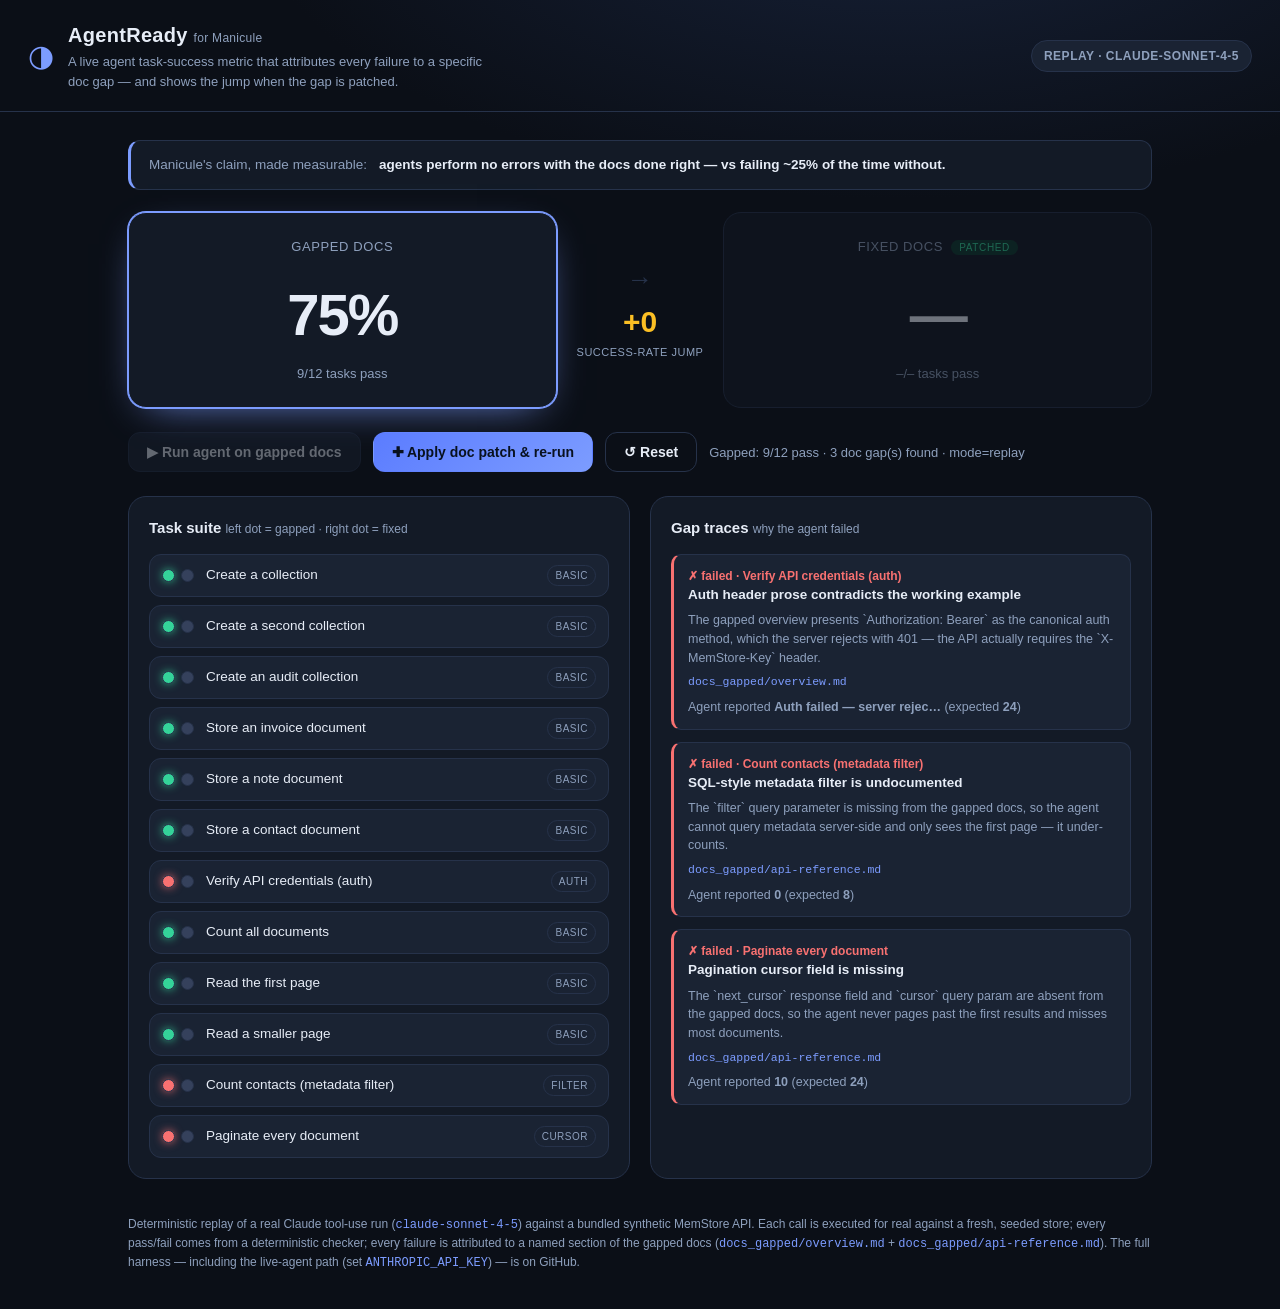
<file: site/index.html>
<!doctype html>
<html lang="en">
<head>
<meta charset="utf-8" />
<meta name="viewport" content="width=device-width, initial-scale=1" />
<title>AgentReady — Manicule</title>
<meta name="description" content="A live agent task-success metric that attributes every failure to a specific doc gap — and shows the before/after jump when the gap is patched." />
<style>
  :root {
    --bg: #0b0f17; --panel: #131a26; --panel-2: #1a2333; --line: #26324a;
    --ink: #e7edf7; --muted: #8ea0bd; --green: #34d399; --green-dim: #0f3b30;
    --red: #f87171; --red-dim: #3d1620; --accent: #7c9cff; --amber: #fbbf24;
  }
  * { box-sizing: border-box; }
  html, body { margin: 0; }
  body {
    background: radial-gradient(1200px 600px at 70% -10%, #17223a 0%, var(--bg) 55%);
    color: var(--ink);
    font: 15px/1.5 -apple-system, BlinkMacSystemFont, "Segoe UI", Roboto, Inter, sans-serif;
    min-height: 100vh;
  }
  .topbar {
    display: flex; align-items: center; justify-content: space-between; gap: 16px;
    padding: 20px 28px; border-bottom: 1px solid var(--line); flex-wrap: wrap;
  }
  .brand { display: flex; gap: 14px; align-items: center; }
  .logo { font-size: 30px; color: var(--accent); line-height: 1; }
  h1 { margin: 0; font-size: 20px; letter-spacing: .3px; }
  .tag { margin: 2px 0 0; color: var(--muted); font-size: 13px; max-width: 60ch; }
  .badge {
    background: var(--panel-2); border: 1px solid var(--line); color: var(--muted);
    padding: 6px 12px; border-radius: 999px; font-size: 12px; font-weight: 600;
    text-transform: uppercase; letter-spacing: .5px; white-space: nowrap;
  }
  main { max-width: 1080px; margin: 0 auto; padding: 28px; }

  .claim {
    display: flex; gap: 12px; align-items: baseline; flex-wrap: wrap;
    margin: 0 0 22px; padding: 14px 18px;
    background: var(--panel); border: 1px solid var(--line); border-left: 3px solid var(--accent);
    border-radius: 12px; font-size: 13.5px; color: var(--muted);
  }
  .claim b { color: var(--ink); font-weight: 600; }

  .meters { display: grid; grid-template-columns: 1fr auto 1fr; gap: 20px; align-items: center; margin-bottom: 24px; }
  .meter { background: var(--panel); border: 1px solid var(--line); border-radius: 18px; padding: 24px; text-align: center; transition: opacity .4s, border-color .4s, box-shadow .4s; }
  .meter.faded { opacity: .45; }
  .meter.active { border-color: var(--accent); box-shadow: 0 0 0 1px var(--accent), 0 12px 40px -20px var(--accent); opacity: 1; }
  .meter-label { font-size: 13px; color: var(--muted); text-transform: uppercase; letter-spacing: .6px; }
  .pill { background: var(--green-dim); color: var(--green); padding: 2px 8px; border-radius: 999px; font-size: 10px; margin-left: 4px; }
  .dial { margin: 14px 0 6px; }
  .pct { font-size: 58px; font-weight: 800; font-variant-numeric: tabular-nums; letter-spacing: -2px; }
  .meter-sub { color: var(--muted); font-size: 13px; }
  .delta { text-align: center; color: var(--muted); }
  .delta-arrow { font-size: 26px; color: var(--line); }
  .delta-num { font-size: 30px; font-weight: 800; color: var(--amber); font-variant-numeric: tabular-nums; }
  .delta-cap { font-size: 11px; text-transform: uppercase; letter-spacing: .5px; }

  .controls { display: flex; gap: 12px; align-items: center; margin-bottom: 24px; flex-wrap: wrap; }
  .btn { background: var(--panel-2); color: var(--ink); border: 1px solid var(--line); padding: 11px 18px; border-radius: 12px; font-size: 14px; font-weight: 600; cursor: pointer; transition: transform .1s, background .2s, border-color .2s; }
  .btn:hover:not(:disabled) { border-color: var(--accent); transform: translateY(-1px); }
  .btn:disabled { opacity: .4; cursor: not-allowed; }
  .btn:focus-visible { outline: 2px solid var(--accent); outline-offset: 2px; }
  .btn-primary { background: linear-gradient(135deg, #5b7cff, #7c9cff); border-color: transparent; color: #08111f; }
  .btn-ghost { background: transparent; }
  .status { color: var(--muted); font-size: 13px; }

  .grid-2 { display: grid; grid-template-columns: 1fr 1fr; gap: 20px; }
  .panel { background: var(--panel); border: 1px solid var(--line); border-radius: 18px; padding: 20px; }
  .panel h2 { margin: 0 0 14px; font-size: 15px; }
  .hint { color: var(--muted); font-weight: 400; font-size: 12px; }

  .task-grid { list-style: none; margin: 0; padding: 0; display: flex; flex-direction: column; gap: 8px; }
  .task { display: flex; align-items: center; gap: 12px; padding: 10px 12px; background: var(--panel-2); border: 1px solid var(--line); border-radius: 12px; }
  .dots { display: flex; gap: 6px; }
  .dot { width: 13px; height: 13px; border-radius: 50%; background: #35415c; border: 1px solid var(--line); transition: background .35s, box-shadow .35s; }
  .dot.pass { background: var(--green); box-shadow: 0 0 10px -1px var(--green); }
  .dot.fail { background: var(--red); box-shadow: 0 0 10px -1px var(--red); }
  .task-title { flex: 1; font-size: 13.5px; }
  .task-req { font-size: 10px; color: var(--muted); text-transform: uppercase; letter-spacing: .5px; padding: 2px 7px; border: 1px solid var(--line); border-radius: 999px; }
  .task.flip { animation: flip .6s ease; }
  @keyframes flip { 0% { background: var(--green-dim); } 100% { background: var(--panel-2); } }

  .gap-traces { display: flex; flex-direction: column; gap: 12px; }
  .empty { color: var(--muted); font-size: 13px; }
  .trace { border: 1px solid var(--line); border-left: 3px solid var(--red); border-radius: 10px; padding: 12px 14px; background: var(--panel-2); }
  .trace.patched { border-left-color: var(--green); opacity: .8; }
  .trace h3 { margin: 0 0 4px; font-size: 13.5px; }
  .trace .task-ref { color: var(--red); font-size: 12px; font-weight: 600; }
  .trace.patched .task-ref { color: var(--green); }
  .trace p { margin: 6px 0 0; font-size: 12.5px; color: var(--muted); }
  .trace code, .trace .doc { font-family: ui-monospace, Menlo, monospace; font-size: 11.5px; color: var(--accent); }
  .trace .doc { display: inline-block; margin-top: 6px; }
  .trace .fix { color: var(--green); }

  footer { max-width: 1080px; margin: 0 auto; padding: 8px 28px 40px; color: var(--muted); font-size: 12px; }
  footer code { font-family: ui-monospace, Menlo, monospace; color: var(--accent); }

  @media (max-width: 820px) {
    .meters { grid-template-columns: 1fr; }
    .delta { transform: rotate(90deg); }
    .grid-2 { grid-template-columns: 1fr; }
  }
  @media (prefers-reduced-motion: reduce) {
    .task.flip { animation: none; }
    .meter, .dot { transition: none; }
  }
</style>
</head>
<body>
  <header class="topbar">
    <div class="brand">
      <span class="logo">◑</span>
      <div>
        <h1>AgentReady <span class="hint">for Manicule</span></h1>
        <p class="tag">A live agent task-success metric that attributes every failure to a specific doc gap — and shows the jump when the gap is patched.</p>
      </div>
    </div>
    <span id="mode-badge" class="badge">…</span>
  </header>

  <main>
    <div class="claim">
      <span>Manicule's claim, made measurable:</span>
      <b>agents perform no errors with the docs done right — vs failing ~25% of the time without.</b>
    </div>

    <section class="meters">
      <div class="meter faded" id="meter-gapped">
        <div class="meter-label">Gapped docs</div>
        <div class="dial"><span class="pct" data-pct>—</span></div>
        <div class="meter-sub"><span data-passed>–</span>/<span data-total>–</span> tasks pass</div>
      </div>
      <div class="delta" id="delta">
        <div class="delta-arrow">→</div>
        <div class="delta-num" id="delta-num">+0</div>
        <div class="delta-cap">success-rate jump</div>
      </div>
      <div class="meter faded" id="meter-fixed">
        <div class="meter-label">Fixed docs <span class="pill">patched</span></div>
        <div class="dial"><span class="pct" data-pct>—</span></div>
        <div class="meter-sub"><span data-passed>–</span>/<span data-total>–</span> tasks pass</div>
      </div>
    </section>

    <section class="controls">
      <button id="btn-gapped" class="btn">▶ Run agent on gapped docs</button>
      <button id="btn-fixed" class="btn btn-primary" disabled>✚ Apply doc patch &amp; re-run</button>
      <button id="btn-reset" class="btn btn-ghost">↺ Reset</button>
      <span id="status" class="status"></span>
    </section>

    <div class="grid-2">
      <section class="panel">
        <h2>Task suite <span class="hint">left dot = gapped · right dot = fixed</span></h2>
        <ul id="task-grid" class="task-grid"></ul>
      </section>
      <section class="panel">
        <h2>Gap traces <span class="hint">why the agent failed</span></h2>
        <div id="gap-traces" class="gap-traces">
          <p class="empty">Run the gapped suite to reveal the doc gaps behind each failure.</p>
        </div>
      </section>
    </div>
  </main>

  <footer>
    Deterministic replay of a real Claude tool-use run (<code>claude-sonnet-4-5</code>) against a bundled synthetic MemStore API. Each call is executed for real against a fresh, seeded store; every pass/fail comes from a deterministic checker; every failure is attributed to a named section of the gapped docs (<code>docs_gapped/overview.md</code> + <code>docs_gapped/api-reference.md</code>). The full harness — including the live-agent path (set <code>ANTHROPIC_API_KEY</code>) — is on GitHub.
  </footer>

<script id="run-data" type="application/json">
{
  "config": {
    "mode": "replay",
    "has_key": false,
    "replay_only": true,
    "model": "claude-sonnet-4-5"
  },
  "gapped": {
    "success_rate": 75.0,
    "passed": 9,
    "total": 12,
    "gaps": [
      {
        "id": "auth-header-contradiction",
        "capability": "auth",
        "title": "Auth header prose contradicts the working example",
        "doc": "docs_gapped/overview.md",
        "symptom": "The gapped overview presents `Authorization: Bearer` as the canonical auth method, which the server rejects with 401 — the API actually requires the `X-MemStore-Key` header.",
        "fix": "Corrected the auth prose to `X-MemStore-Key` so it matches the working example."
      },
      {
        "id": "undocumented-metadata-filter",
        "capability": "filter",
        "title": "SQL-style metadata filter is undocumented",
        "doc": "docs_gapped/api-reference.md",
        "symptom": "The `filter` query parameter is missing from the gapped docs, so the agent cannot query metadata server-side and only sees the first page — it under-counts.",
        "fix": "Documented the `filter` query param with SQL-style syntax and operators."
      },
      {
        "id": "missing-pagination-cursor",
        "capability": "cursor",
        "title": "Pagination cursor field is missing",
        "doc": "docs_gapped/api-reference.md",
        "symptom": "The `next_cursor` response field and `cursor` query param are absent from the gapped docs, so the agent never pages past the first results and misses most documents.",
        "fix": "Documented the `next_cursor` response field and the `cursor` query param."
      }
    ],
    "tasks": [
      {
        "id": "create_reports",
        "title": "Create a collection",
        "requires": "basic",
        "expected": "collection 'reports' exists",
        "answer": "Created collection 'reports'.",
        "passed": true,
        "gap": null
      },
      {
        "id": "create_archive",
        "title": "Create a second collection",
        "requires": "basic",
        "expected": "collection 'archive' exists",
        "answer": "Created collection 'archive'.",
        "passed": true,
        "gap": null
      },
      {
        "id": "create_audit",
        "title": "Create an audit collection",
        "requires": "basic",
        "expected": "collection 'audit' exists",
        "answer": "Created collection 'audit'.",
        "passed": true,
        "gap": null
      },
      {
        "id": "store_invoice",
        "title": "Store an invoice document",
        "requires": "basic",
        "expected": "an invoice doc (amount 4200) exists in 'reports'",
        "answer": "Stored invoice #2001 in 'reports'.",
        "passed": true,
        "gap": null
      },
      {
        "id": "store_note",
        "title": "Store a note document",
        "requires": "basic",
        "expected": "a note doc exists in 'reports'",
        "answer": "Stored the note in 'reports'.",
        "passed": true,
        "gap": null
      },
      {
        "id": "store_contact",
        "title": "Store a contact document",
        "requires": "basic",
        "expected": "a contact doc exists in 'reports'",
        "answer": "Stored the contact in 'reports'.",
        "passed": true,
        "gap": null
      },
      {
        "id": "verify_credentials",
        "title": "Verify API credentials (auth)",
        "requires": "auth",
        "expected": 24,
        "answer": "Auth failed — server rejected the Bearer token with 401.",
        "passed": false,
        "gap": "auth-header-contradiction"
      },
      {
        "id": "count_total",
        "title": "Count all documents",
        "requires": "basic",
        "expected": 24,
        "answer": 24,
        "passed": true,
        "gap": null
      },
      {
        "id": "first_page",
        "title": "Read the first page",
        "requires": "basic",
        "expected": 5,
        "answer": 5,
        "passed": true,
        "gap": null
      },
      {
        "id": "page_size_three",
        "title": "Read a smaller page",
        "requires": "basic",
        "expected": 3,
        "answer": 3,
        "passed": true,
        "gap": null
      },
      {
        "id": "count_contacts",
        "title": "Count contacts (metadata filter)",
        "requires": "filter",
        "expected": 8,
        "answer": 0,
        "passed": false,
        "gap": "undocumented-metadata-filter"
      },
      {
        "id": "collect_all_ids",
        "title": "Paginate every document",
        "requires": "cursor",
        "expected": 24,
        "answer": 10,
        "passed": false,
        "gap": "missing-pagination-cursor"
      }
    ]
  },
  "fixed": {
    "success_rate": 100.0,
    "passed": 12,
    "total": 12,
    "gaps": [],
    "tasks": [
      {
        "id": "create_reports",
        "title": "Create a collection",
        "requires": "basic",
        "expected": "collection 'reports' exists",
        "answer": "Created collection 'reports'.",
        "passed": true,
        "gap": null
      },
      {
        "id": "create_archive",
        "title": "Create a second collection",
        "requires": "basic",
        "expected": "collection 'archive' exists",
        "answer": "Created collection 'archive'.",
        "passed": true,
        "gap": null
      },
      {
        "id": "create_audit",
        "title": "Create an audit collection",
        "requires": "basic",
        "expected": "collection 'audit' exists",
        "answer": "Created collection 'audit'.",
        "passed": true,
        "gap": null
      },
      {
        "id": "store_invoice",
        "title": "Store an invoice document",
        "requires": "basic",
        "expected": "an invoice doc (amount 4200) exists in 'reports'",
        "answer": "Stored invoice #2001 in 'reports'.",
        "passed": true,
        "gap": null
      },
      {
        "id": "store_note",
        "title": "Store a note document",
        "requires": "basic",
        "expected": "a note doc exists in 'reports'",
        "answer": "Stored the note in 'reports'.",
        "passed": true,
        "gap": null
      },
      {
        "id": "store_contact",
        "title": "Store a contact document",
        "requires": "basic",
        "expected": "a contact doc exists in 'reports'",
        "answer": "Stored the contact in 'reports'.",
        "passed": true,
        "gap": null
      },
      {
        "id": "verify_credentials",
        "title": "Verify API credentials (auth)",
        "requires": "auth",
        "expected": 24,
        "answer": "Credentials accepted (X-MemStore-Key); workspace has 24 documents.",
        "passed": true,
        "gap": null
      },
      {
        "id": "count_total",
        "title": "Count all documents",
        "requires": "basic",
        "expected": 24,
        "answer": 24,
        "passed": true,
        "gap": null
      },
      {
        "id": "first_page",
        "title": "Read the first page",
        "requires": "basic",
        "expected": 5,
        "answer": 5,
        "passed": true,
        "gap": null
      },
      {
        "id": "page_size_three",
        "title": "Read a smaller page",
        "requires": "basic",
        "expected": 3,
        "answer": 3,
        "passed": true,
        "gap": null
      },
      {
        "id": "count_contacts",
        "title": "Count contacts (metadata filter)",
        "requires": "filter",
        "expected": 8,
        "answer": 8,
        "passed": true,
        "gap": null
      },
      {
        "id": "collect_all_ids",
        "title": "Paginate every document",
        "requires": "cursor",
        "expected": 24,
        "answer": 24,
        "passed": true,
        "gap": null
      }
    ]
  }
}
</script>
<script>
"use strict";
const DATA = JSON.parse(document.getElementById("run-data").textContent);
const $ = (s) => document.querySelector(s);
const state = { gapped: null, fixed: null };
const GAP_META = {};
[...DATA.gapped.gaps, ...DATA.fixed.gaps].forEach((g) => { GAP_META[g.id] = g; });
const reduce = window.matchMedia && matchMedia("(prefers-reduced-motion: reduce)").matches;

function setStatus(m) { $("#status").textContent = m || ""; }
function fmt(v) { const s = String(v); return s.length > 26 ? s.slice(0, 26) + "…" : s; }

function animatePct(el, target) {
  el.textContent = target + "%";
  if (reduce) return;
  const dur = 700, t0 = performance.now();
  (function step(now) {
    const k = Math.min(1, (now - t0) / dur);
    el.textContent = Math.round(target * k) + "%";
    if (k < 1) requestAnimationFrame(step); else el.textContent = target + "%";
  })(performance.now());
}

function buildTaskGrid() {
  const ul = $("#task-grid"); ul.innerHTML = "";
  for (const t of DATA.gapped.tasks) {
    const li = document.createElement("li");
    li.className = "task"; li.id = `task-${t.id}`;
    li.innerHTML = `<div class="dots"><span class="dot" data-variant="gapped"></span><span class="dot" data-variant="fixed"></span></div>
      <span class="task-title">${t.title}</span><span class="task-req">${t.requires}</span>`;
    ul.appendChild(li);
  }
}

function renderMeter(which, res) {
  const m = $(`#meter-${which}`);
  animatePct(m.querySelector("[data-pct]"), res.success_rate);
  m.querySelector("[data-passed]").textContent = res.passed;
  m.querySelector("[data-total]").textContent = res.total;
  m.classList.remove("faded"); m.classList.add("active");
}

function paintDots(which, res) {
  for (const t of res.tasks) {
    const dot = document.querySelector(`#task-${t.id} .dot[data-variant="${which}"]`);
    if (!dot) continue;
    dot.classList.remove("pass", "fail");
    dot.classList.add(t.passed ? "pass" : "fail");
    if (which === "fixed") {
      const prev = state.gapped && state.gapped.tasks.find((x) => x.id === t.id);
      const wasFail = prev ? !prev.passed : false;
      if (wasFail && t.passed && !reduce) $(`#task-${t.id}`).classList.add("flip");
    }
  }
}

function traceCard(task, patched) {
  const g = GAP_META[task.gap] || { title: task.gap, symptom: "", doc: "", fix: "" };
  return `<div class="trace ${patched ? "patched" : ""}">
    <div class="task-ref">${patched ? "✓ fixed" : "✗ failed"} · ${task.title}</div>
    <h3>${g.title}</h3><p>${g.symptom}</p><p class="doc">${g.doc}</p>
    ${patched
      ? `<p class="fix">↳ ${g.fix}</p>`
      : `<p>Agent reported <b>${fmt(task.answer)}</b> (expected <b>${fmt(task.expected)}</b>)</p>`}</div>`;
}

function renderTraces(patched) {
  const box = $("#gap-traces");
  const failures = state.gapped ? state.gapped.tasks.filter((t) => !t.passed) : [];
  if (patched) {
    box.innerHTML = failures.length ? failures.map((t) => traceCard(t, true)).join("")
      : `<p class="empty">No gaps — perfect run.</p>`;
    return;
  }
  box.innerHTML = failures.length ? failures.map((t) => traceCard(t, false)).join("")
    : `<p class="empty">No failures — nothing to attribute.</p>`;
}

function runGapped() {
  state.gapped = DATA.gapped;
  $("#btn-gapped").disabled = true;
  renderMeter("gapped", DATA.gapped);
  paintDots("gapped", DATA.gapped);
  renderTraces(false);
  $("#btn-fixed").disabled = false;
  setStatus(`Gapped: ${DATA.gapped.passed}/${DATA.gapped.total} pass · ${DATA.gapped.gaps.length} doc gap(s) found · mode=${DATA.config.mode}`);
}

function runFixed() {
  state.fixed = DATA.fixed;
  $("#btn-fixed").disabled = true;
  renderMeter("fixed", DATA.fixed);
  paintDots("fixed", DATA.fixed);
  renderTraces(true);
  const jump = Math.round(DATA.fixed.success_rate - DATA.gapped.success_rate);
  $("#delta-num").textContent = (jump >= 0 ? "+" : "") + jump;
  setStatus(`Fixed: ${DATA.fixed.passed}/${DATA.fixed.total} pass · every previously-failing task turned green.`);
}

function reset() {
  state.gapped = state.fixed = null;
  for (const w of ["gapped", "fixed"]) {
    const m = $(`#meter-${w}`);
    m.classList.add("faded"); m.classList.remove("active");
    m.querySelector("[data-pct]").textContent = "—";
    m.querySelector("[data-passed]").textContent = "–";
    m.querySelector("[data-total]").textContent = "–";
  }
  $("#delta-num").textContent = "+0";
  $("#gap-traces").innerHTML = `<p class="empty">Run the gapped suite to reveal the doc gaps behind each failure.</p>`;
  buildTaskGrid();
  $("#btn-gapped").disabled = false;
  $("#btn-fixed").disabled = true;
  setStatus("");
}

$("#mode-badge").textContent = `${DATA.config.mode} · ${DATA.config.model}`;
$("#btn-gapped").onclick = runGapped;
$("#btn-fixed").onclick = runFixed;
$("#btn-reset").onclick = reset;
buildTaskGrid();
runGapped(); // auto-run the "before" so the gaps are visible on load
</script>
</body>
</html>
</file>
